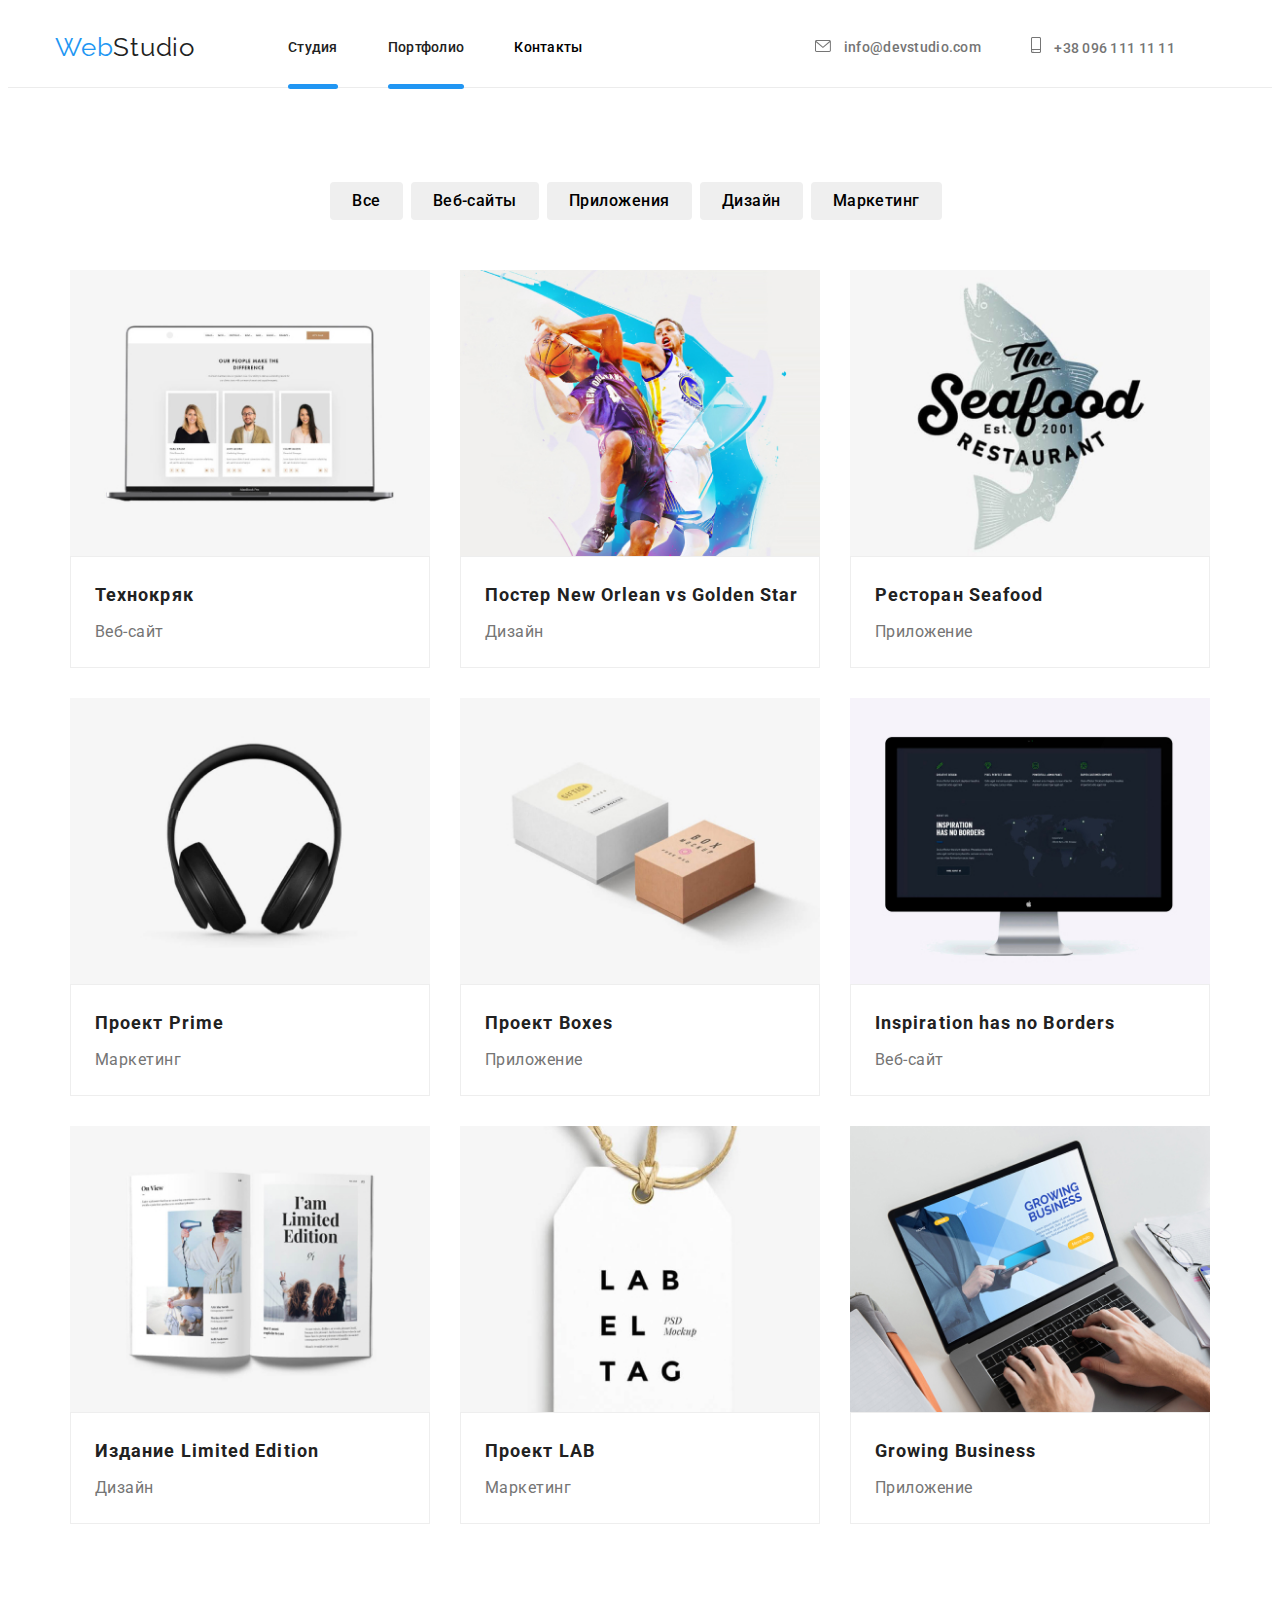
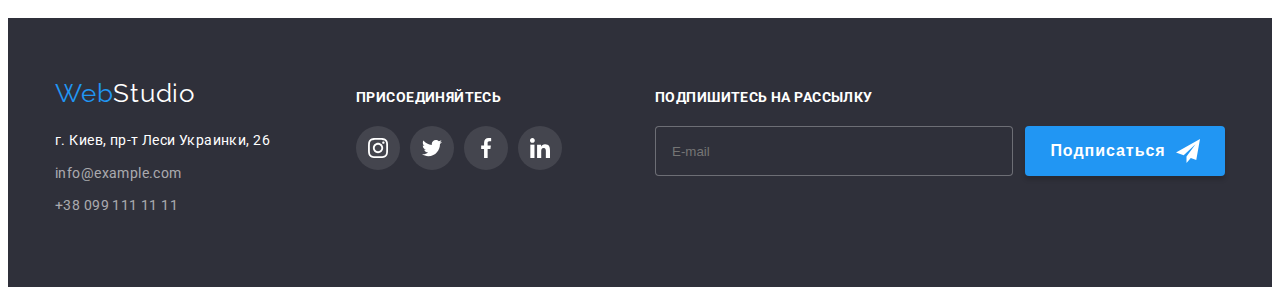
<file: portfolio.html>
<!DOCTYPE html>
<html lang="en">
<head>
    <meta charset="UTF-8">
    <meta http-equiv="X-UA-Compatible" content="IE=edge">
    <meta name="viewport" content="width=device-width, initial-scale=1.0">
    <title>Портфолио</title>
    <link rel="stylesheet" href="https://cdnjs.cloudflare.com/ajax/libs/modern-normalize/1.1.0/modern-normalize.min.css"
        integrity="sha512-wpPYUAdjBVSE4KJnH1VR1HeZfpl1ub8YT/NKx4PuQ5NmX2tKuGu6U/JRp5y+Y8XG2tV+wKQpNHVUX03MfMFn9Q=="
        crossorigin="anonymous" referrerpolicy="no-referrer" />

    <link href="https://fonts.googleapis.com/css2?family=Raleway:wght@700&family=Roboto:wght@400;500;700;900&display=swap"
        rel="stylesheet">
    
    <link rel="stylesheet" href="./css/main.min.css"/>
      
</head>
<body>
    <header class="header">
      <div class="conteiner">
        <div class="header__wrap">
          <a class="logo link" href="./index.html"
            >Web<span class="logo__text">Studio</span>
          </a>
          <nav class="header__nav">
            <ul class="header__nav-list list">
              <li class="header__nav-item link current">
                <a href="./index.html" class="header__nav-link link current"
                  >Студия</a
                >
              </li>
              <li class="header__nav-item link">
                <a href="./portfolio.html" class="header__nav-link link "
                  >Портфолио</a
                >
              </li>
              <li class="header__nav-item link">
                <a href="" class="header__nav-team link">Контакты</a>
              </li>
            </ul>
          </nav>
          <ul class="header__contacts list">
            <li>
              <a class="header__contacts-link link" href="mailto:info@devstudio.com">
                <svg class="header-icon" width="16" height="12">
                  <use href="./img/icons.svg#icon-envelope"></use>
                </svg>
                info@devstudio.com
              </a>
            </li>
            <li>
              <a class="header__contacts-link link" href="tel:+380961111111">
                <svg class="header-icon" width="10" height="16">
                  <use href="./img/icons.svg#icon-smartphone"></use>
                </svg>
                +38 096 111 11 11
              </a>
            </li>
          </ul>
        </div>
      </div>
    </header>
    
    <main>
        <!-----Фильтр---->
        <section class="button" >
            <div class="container">
        <ul class="btn list">
            <li> <button class="button-nav" type="button">Все</button> </li>
            <li> <button class="button-nav" type="button">Веб-сайты</button> </li>
            <li> <button class="button-nav" type="button">Приложения</button> </li>
            <li> <button class="button-nav" type="button">Дизайн</button> </li>
            <li> <button class="button-nav" type="button">Маркетинг</button> </li>
        </ul>
        </div>
        
        <!----- Карточки---->
        <div class="container-card">
                    <ul class="card-set list ">
                <li class="item link">
                    <a href class="card-produkt-link link">
                        <div class="masters-item-wrap">
            <img src="./img/img11.jpg" alt="фото Технокряк" width="370" />  
            <p class="portfolio-text">
                "Технокряк это современная площадка распространения коронавируса. Компании используют эту платформу для цифрового
                шпионажа и атак на защищённые сервера конкурентов."
            </p>
            </div>
            <div class="card-content link"> 
            <h2 class="about-our-project link">Технокряк</h2>
            <p class="about-project link">Веб-сайт</p>
            </div>
            </a>
            </li>
            <li class="item list">
            <img src="./img/img222.jpg" alt="фото Постера" width="370" />
            <div class="card-content">
            <h2 class="about-our-project">Постер New Orlean vs Golden Star</h2>
            <p class="about-project">Дизайн</p>
            </div>
            </li>
            <li class="item list">
            <img src="./img/img333.jpg" alt="фото реклама ресторана" width="370" />
            <div class="card-content">
            <h2 class="about-our-project">Ресторан Seafood</h2>
            <p class="about-project">Приложение</p>
            </div>
            </li>
            <li class="item list">
            <img src="./img/img444.jpg" alt="фото проект прайм" width="370" />
            <div class="card-content">
            <h2 class="about-our-project">Проект Prime</h2>
            <p class="about-project">Маркетинг</p>
            </div>
            </li>
            <li class="item list">
            <img src="./img/img555.jpg" alt="фото проект прайм" width="370" />
            <div class="card-content">
            <h2 class="about-our-project">Проект Boxes</h2>
            <p class="about-project">Приложение</p>
            </div>
            </li>
            <li class="item list">
            <img src="./img/img666.jpg" alt="фото проект прайм" width="370" />
            <div class="card-content">
            <h2 class="about-our-project">Inspiration has no Borders</h2>
            <p class="about-project">Веб-сайт</p>
            </div>
            </li>
            <li class="item list">
            <img src="./img/img777.jpg" alt="фото проект прайм" width="370" />
            <div class="card-content">
            <h2 class="about-our-project">Издание Limited Edition</h2>
            <p class="about-project">Дизайн</p>
            </div>
            </li>
            <li class="item list">
            <img src="./img/img888.jpg" alt="фото проект прайм" width="370" />
            <div class="card-content">
            <h2 class="about-our-project">Проект LAB</h2>
            <p class="about-project">Маркетинг</p>
            </div>
            </li>
            <li class="item list">
            <img src="./img/img999.jpg" alt="фото проект прайм" width="370" />
            <div class="card-content">
            <h2 class="about-our-project">Growing Business</h2>
            <p class="about-project">Приложение</p>
            </div>
            </li>
            </ul>        
            </div>
            
        </section>
    </main>
    <footer class="footer">
        <div class="footer-conteiner">
            <div class="footer__adress">
                <a class="logo link" href="WebStudio">Web<span class="logo__footer">Studio</span></a>
                <address class="footer-contact">
                    <ul class="footer-contact__item list">
                        <li class="footer-contact__link">
                            г. Киев, пр-т Леси Украинки, 26 <br />
                        </li>
                        <li class="footer-contact__link">
                            <a class="address-header-mailto link" href="mailto:info@example.com">info@example.com</a><br />
                        </li>
                        <li class="footer-contact__link">
                            <a class="address-header-tel link" href="tel:+380991111111">+38 099 111 11 11</a>
                        </li>
                    </ul>
            </div>
    
    
            <div class="footer-social">
                <h2 class="footer-social__text">присоединяйтесь</h2>
                <ul class="footer-item list ">
                    <li class="footer-item__list">
                        <a href="" class="footer-item__list-wrap">
                            <svg class="address-icons-icon" width="20" height="20">
                                <use href="./img/icons.svg#icon-instagram">
                                </use>
                            </svg>
                        </a>
                    </li>
                    <li class="footer-item__list">
                        <a href="" class="footer-item__list-wrap">
                            <svg class="address-icons-icon" width="20" height="20">
                                <use href="./img/icons.svg#icon-twitter">
                                </use>
                            </svg>
                        </a>
                    </li>
                    <li class="footer-item__list">
                        <a href="" class="footer-item__list-wrap">
                            <svg class="address-icons-icon" width="20" height="20">
                                <use href="./img/icons.svg#icon-facebook1">
                                </use>
                            </svg>
                        </a>
                    </li>
                    <li class="footer-item__list">
                        <a href="" class="footer-item__list-wrap">
                            <svg class="address-icons-icon" width="20" height="20">
                                <use href="./img/icons.svg#icon-linkedin">
                                </use>
                            </svg>
                        </a>
                    </li>
                </ul>
            </div>
            <div class="footer-email">
              <h2 class="footer-social__text">Подпишитесь на рассылку</h2>
              <div class="footer-email__item">
              <input
               type="text"
               name placeholder="E-mail"
               class="input-mailing">
                <button type="submit"class=" hero-btn" >Подписаться
                <svg class="address-icons-plane" width="24" height="24">
                                <use href="./img/icons.svg#icon-plane">
                                </use>
                            </svg>
                            </button>
              </div>
        </div>
    </footer>
    </body>

    </html>
</file>
<file: css/main.min.css>
:root{--main-title-color: #ffffff;--second-title-color: #2f303a;--first-text-color: #ffffff;--second-text-color: #212121;--third-text-color: #757575;--fourth-text-color: #212121;--six-text-color: rgba(255, 255, 255, 0.6);--first-button-color: #ffffff;--second-button-color: #2196f3;--first-header-text-color: #2196f3;--second-header-text-color: #212121;--transition: 0.25s cubic-bezier(0.6, -0.28, 0.735, 0.045)}.visually-hidden{position:absolute;width:1px;height:1px;margin:-1px;padding:0;overflow:hidden;border:0;clip:rect(0 0 0 0)}.list{list-style:none}.link{text-decoration:none}body{font-family:Roboto,sans-serif;background-color:var(--main-title-color);color:var(--fourth-text-color);letter-spacing:-0.03em}p,h1,h2,h3,h4,h5,h6{margin:0}ul{margin:0;padding:0}img{display:block;max-width:100%;height:auto}*,*::after,*::before{box-sizing:border-box}.conteiner{width:1200px;padding-left:15px;padding-right:15px;margin:0 auto}.conteiner{width:1200px;padding-left:15px;padding-right:15px;margin:0 auto}.comand__title{font-weight:bold;font-size:36px;line-height:1.16;text-align:center;letter-spacing:.03em;color:var(--second-text-color);justify-content:center;margin-bottom:50px}.hero-btn{font-weight:bold;font-size:16px;line-height:1.87;letter-spacing:.06em;color:var(--first-text-color);cursor:pointer;width:200px;height:50px;left:700px;top:430px;border-radius:4px;background:var(--second-button-color);box-shadow:0px 4px 4px rgba(0,0,0,.15);margin:0 auto;display:flex;border:none;justify-content:center;align-items:center;transition:.25s cubic-bezier(0.6, -0.28, 0.735, 0.045)}.hero-btn:hover,.hero-btn:focus{color:--first-button-color;background-color:--first-button-color}.hero-btn-btn{font-weight:bold;font-size:16px;line-height:1.87;letter-spacing:.06em;color:var(--first-text-color);cursor:pointer;width:200px;height:50px;left:700px;top:430px;border-radius:4px;background:var(--second-button-color);box-shadow:0px 4px 4px rgba(0,0,0,.15);margin:0 auto;display:flex;border:none;justify-content:center;align-items:center;transition:.25s cubic-bezier(0.6, -0.28, 0.735, 0.045);margin-top:30px}.backdrope{width:100vw;height:100vh;background-color:rgba(105,105,105,.301);position:fixed;top:0;left:0;opacity:1;transition:250ms,visibility 250ms}.backdrope.is-hidden .modal{transform:translate(-50%, -50%) scale(0.7)}.modal{padding:40px;width:528px;min-height:581px;background-color:var(--main-title-color);border-radius:4px;position:absolute;top:50%;left:50%;transform:scale(1) translate(-50%, -50%);transition:transform 250ms;box-sizing:border-box}.modal-close{position:absolute;top:10px;right:10px;width:30px;height:30px;background-color:transparent;border:1px solid #999;border-radius:50%;display:flex;align-items:center;justify-content:center;box-sizing:border-box;cursor:pointer;color:var(--second-button-color)}.modal-close:hover,.modal-close:focus{fill:currentColor;border:1px solid var(--accent-color)}.icon-close{position:absolute}.backdrope.is-hidden.modal{transform:scale(1.5)}.is-hidden{visibility:hidden;opacity:0;pointer-events:none}.modal{padding:40px}.modal__title{font-size:20px;font-weight:bold;line-height:1.15;text-align:center;letter-spacing:.03em;color:var(--second-header-text-color);margin-bottom:12px;display:inline-block}.modal__title-field{margin-bottom:70px;margin:0 auto;position:relative}.modal__title-input-icon{position:absolute;top:50%;transform:translateY(-50%);left:15px;transition:var(--transition)}.modal__title-input-link{width:100%;height:40px;border:1px solid rgba(33,33,33,.2);border-radius:4px;padding-right:41px;padding-left:39px;box-sizing:border-box;outline:none;background-color:transparent;color:teal;transition:var(--transition)}.modal__title-input-link:focus+.imput-icon{fill:var(--second-button-color)}.modal__title-input-link:focus{border-color:var(--second-button-color)}.modal__title-input-link::-moz-placeholder{font-size:14px;color:var(--second-header-text-color);opacity:.7}.modal__title-input-link:-ms-input-placeholder{font-size:14px;color:var(--second-header-text-color);opacity:.7}.modal__title-input-link::placeholder{font-size:14px;color:var(--second-header-text-color);opacity:.7}.modal__title-link-text{width:100%;height:120px;border:1px solid rgba(33,33,33,.2);border-radius:4px;padding:10px;outline:none;resize:none;box-sizing:border-box;background-color:transparent;color:teal;transition:var(--transition)}.modal__title-link-text:focus{border-color:var(--second-button-color)}.modal__title-link-text::-moz-placeholder{font-size:14px;color:var(--second-header-text-color);opacity:.7}.modal__title-link-text:-ms-input-placeholder{font-size:14px;color:var(--second-header-text-color);opacity:.7}.modal__title-link-text::placeholder{font-size:14px;color:var(--second-header-text-color);opacity:.7}.modal__title-input-team{position:relative}.modal-input::-moz-placeholder, .modal-text::-moz-placeholder{font-size:14px;color:var(--second-header-text-color);opacity:.7}.modal-input:-ms-input-placeholder, .modal-text:-ms-input-placeholder{font-size:14px;color:var(--second-header-text-color);opacity:.7}.modal-input::placeholder,.modal-text::placeholder{font-size:14px;color:var(--second-header-text-color);opacity:.7}.modal__title-input-team{margin-bottom:10px;margin-top:4px}.modal__title-input-text{font-size:12px;color:var(--third-text-color)}.modal__check-text-color{margin-left:5px;text-decoration:underline;-webkit-text-decoration-skip-ink:none;text-decoration-skip-ink:none;font-size:14px;line-height:1.7;letter-spacing:.03em;color:var(--first-header-text-color)}.modal__check-text{font-size:14px;line-height:1.7;letter-spacing:.03em;color:var(--third-text-color);display:flex;justify-content:center;align-items:center;box-sizing:border-box}.modal__check-text::before{content:"";width:16px;height:15px;border:2px solid #000;margin-right:5px;display:block;border-radius:2px}.modal-check:checked+.modal__check-text::before{background-image:url(../img/check.svg);background-position:center;background-size:cover;background-repeat:no-repeat;border:none}.logo{font-family:Raleway,cursive;font-size:26px;line-height:1.19;letter-spacing:.03em;color:var(--first-header-text-color)}.logo__text{font-family:Raleway,cursive;font-size:26px;line-height:1.19;letter-spacing:.03em;color:var(--second-text-color);margin-right:93px}.logo__footer{font-family:Raleway,cursive;font-size:26px;line-height:1.19;letter-spacing:.03em;color:var(--first-text-color)}.header__wrap{display:flex;align-items:center}.header{padding-top:24px;padding-bottom:24px;border-bottom:1px solid #ececec}.header__nav-list{display:flex;margin-left:auto;align-items:center}.header__nav-item{font-weight:500;font-size:14px;line-height:1.33;letter-spacing:.02em;margin-right:50px;transition:color 250ms linear,cubic-bezier(0.6, -0.28, 0.735, 0.045);position:relative}.header__nav-team{font-weight:500;font-size:14px;line-height:1.33;letter-spacing:.02em;margin-right:50px;color:#000}.header__nav-link.current::after{content:"";display:block;width:100%;height:5px;background-color:var(--second-button-color);border-radius:10px;position:absolute;bottom:-32px}.header__nav-link::after{content:"";display:block;width:100%;height:5px;background-color:var(--second-button-color);border-radius:10px;position:absolute;bottom:-32px}.header__nav-link{color:var(--second-text-color);transition:var(--transition)}.header__nav-link:hover,.header__nav-link:focus{color:var(--first-header-text-color)}.header__contacts{display:flex;margin-left:auto}.header__contacts-link{font-weight:500;font-size:14px;line-height:1.14;letter-spacing:.02em;color:var(--third-text-color);margin-right:50px}.header__contacts-link:hover,.header__contacts-link:focus{color:var(--first-header-text-color)}.header-list{color:var(--third-text-color)}.header-list:hover,.header-list:focus{color:var(--second-button-color)}.header-icon{fill:var(--third-text-color)}.header-icon{margin-right:10px;fill:currentColor}.hero-right{background-color:var(--second-title-color);background-image:linear-gradient(rgba(47, 48, 58, 0.4), rgba(47, 48, 58, 0.4)),url(../img/offic.jpg);background-repeat:no-repeat;background-position:center;background-size:cover;padding-top:200px;padding-bottom:200px;justify-content:center;box-sizing:border-box;max-width:1600px;margin:0 auto}.hero__title{font-weight:900;font-size:44px;line-height:1.36;text-align:center;letter-spacing:.06em;text-transform:uppercase;color:var(--first-text-color);max-width:696px;margin:0 auto;margin-bottom:30px}.plan{padding-top:94px;padding-bottom:94px}.plan-list__item-text{font-size:14px;line-height:1.71;letter-spacing:.03em;color:var(--third-text-color);max-width:270px}.plan-list__item:not(:last-child){margin-right:30px}.plan-list{outline:1 px solid tomato;display:flex}.plan-list__item-pre-text{font-weight:bold;font-size:14px;line-height:1.14;letter-spacing:.03em;text-transform:uppercase;color:var(--second-text-color);margin-bottom:10px;margin-top:30px}.plan-list__item-box{display:flex;justify-content:center;align-items:center;width:270px;height:120px;background-color:#f5f4fa}.pikchers-link{padding-bottom:94px}.pikchers{display:flex}.pikchers__link:not(:last-child){margin-right:30px;position:relative}.pikchers__link-wrap{position:relative}.pikchers__link-text{position:absolute;font-weight:bold;font-size:14px;line-height:1.1;text-align:center;letter-spacing:.03em;text-transform:uppercase;color:var(--first-text-color);background-color:rgba(47,48,58,.8);bottom:0;width:100%;padding:27px 0px}.comand-list{display:flex;margin:0;margin-left:-30px}.comand-list>.comand-list__item{margin-left:30px;margin-top:50px;background-color:var(--main-title-color)}.comand-list>.comand-list__item{margin-left:30px;margin-top:0px;background-color:var(--main-title-color)}.comand-list__item-people{font-weight:500;font-size:16px;line-height:1.18;text-align:center;letter-spacing:.03em;color:var(--second-text-color);margin-bottom:10px}.comand-list__item-profession{font-size:16px;line-height:1.18;text-align:center;letter-spacing:.03em;color:var(--third-text-color);margin-bottom:16px}.comand-list__item-wrap{padding-top:30px;padding-bottom:30px;box-shadow:0px 1px 3px rgba(0,0,0,.12),0px 1px 1px rgba(0,0,0,.14),0px 2px 1px rgba(0,0,0,.2)}.comand-list__social{display:flex;justify-content:center}.social__item{width:44px;height:44px}.social__item+.social__item{margin-left:10px}.social__link{width:100%;height:100%;border-radius:50%;display:flex;justify-content:center;align-items:center;background-color:var(--main-title-color);color:#afb1b8;transition:var(--transition)}.social__link:hover,.social__link:focus{background-color:var(--second-button-color);color:var(--main-title-color)}.social__icon{fill:currentColor}.comand{padding-bottom:94px;padding-top:94px;background-color:#f5f4fa;box-sizing:border-box}.client{padding-top:94px;padding-bottom:94px;background-color:var(--main-title-color)}.client-constant__iteam{width:170px;height:92px;border:1px solid #afb1b8;border-radius:4px;transition:var(--transition)}.client-constant__iteam:hover,.client-constant__iteam:focus{border-color:var(--second-button-color)}.client-constant{display:flex;justify-content:center}.client-constant__iteam-link{width:100%;height:100%;border-radius:4px;display:flex;align-items:center;justify-content:center;border:none;background-color:var(--main-title-color);color:#afb1b8;transition:var(--transition)}.client-constant__iteam-link:hover,.client-constant__iteam-link:focus{background-color:var(--main-title-color);color:var(--second-button-color)}.client-constant__iteam-icon{fill:currentColor}.client-constant__iteam:not(:last-child){margin-right:30px}.footer{padding-top:60px;padding-bottom:60px;background-color:var(--second-title-color)}.footer-contact{font-style:normal;font-weight:normal;font-size:14px;line-height:1.71;letter-spacing:.03em;color:var(--first-text-color);margin-top:20px}.address-header-mailto{font-family:Roboto;font-size:14px;line-height:1.71;letter-spacing:.03em;color:var(--six-text-color)}.footer__adress{width:231px}.footer-social{margin-left:70px}.address-header-tel{font-size:14px;line-height:1.71;letter-spacing:.03em;color:var(--six-text-color);margin-top:90px}.footer-contact__link{margin-bottom:9px}.footer-conteiner{display:flex;align-items:baseline;width:1200px;padding-left:15px;padding-right:15px;margin:0 auto}.footer-social__text{display:flex;margin-bottom:20px;font-weight:bold;font-size:14px;line-height:1.14;letter-spacing:.03em;text-transform:uppercase;color:var(--first-text-color)}.footer-item__list-wrap{width:100%;height:100%;border-radius:50%;display:flex;justify-content:center;align-items:center;background-color:rgba(255,255,255,.1);color:#fff;transition:var(--transition);color:250ms linear,cubic-bezier(0.6, -0.28, 0.735, 0.045)}.footer-item__list-wrap:hover,.footer-item__list-wrap:focus{background-color:var(--second-button-color);color:var(--main-title-color)}.address-icons-icon{fill:currentColor}.footer-item__list{width:44px;height:44px}.footer-item__list+.footer-item__list{margin-left:10px}.footer-item{display:flex;justify-content:center}.footer-email{width:570px;height:86px;box-sizing:border-box;margin:12px 0 0 auto}.footer-email__item{display:flex;align-items:baseline}.input-mailing{width:358px;height:50px;border:1px solid rgba(255,255,255,.3);border-radius:4px;background-color:var(--second-title-color);color:rgba(255,255,255,.6);margin-right:12px;padding-left:16px}.address-icons-plane{margin-left:10px;fill:var(--main-title-color)}.about-our-project{font-size:18px;line-height:2;letter-spacing:.06em;color:var(--second-text-color)}.about-project{font-size:16px;line-height:1.87;letter-spacing:.03em;color:var(--third-text-color);margin-top:4px}.container-card{width:1170px;padding-left:15px;padding-right:15px;margin-left:auto;margin-right:auto;background-color:var(--main-title-color)}.card-set{padding:0;margin:0;display:flex;flex-wrap:wrap;margin-left:-30px;margin-top:-30px}.card-set>.item{flex-basis:calc(100% / 3 - 30px);margin-left:30px;margin-top:30px}.card-content{padding-left:24px;padding-bottom:20px;padding-top:20px;background-color:var(--main-title-color);border:1px solid #eee}.button-nav:hover{box-shadow:0px 1px 1px rgba(0,0,0,.12),0px 4px 4px rgba(0,0,0,.06),1px 4px 6px rgba(0,0,0,.16)}.portfolio-text{position:absolute;top:0;left:0;font-size:16px;color:#fff;line-height:1.5;padding:63px 24px;background-color:rgba(33,150,243,.9);height:100%;box-sizing:border-box;transform:translateY(100%);transition:var(--transition)}.item{position:relative}.item:hover .portfolio-text{transform:translateY(0)}.item:hover{box-shadow:0px 3px 1px rgba(0,0,0,.1),0px 1px 2px rgba(0,0,0,.08),0px 2px 2px rgba(0,0,0,.12)}.masters-item-wrap{position:relative;overflow:hidden}.btn{display:flex;justify-content:center;margin-bottom:50px}.button{padding-top:94px;padding-bottom:94px}.button-nav{font-family:inherit;font-style:inherit;font-weight:500;font-size:16px;line-height:1.62;letter-spacing:.03em;cursor:pointer;border-radius:4px;margin-right:8px;border:none;padding-left:22px;padding-right:22px;padding-top:6px;padding-bottom:6px;transition:var(--transition)}.button-nav:hover,.button-nav:focus,.button-nav .active{color:var(--first-text-color);background-color:var(--second-button-color)}/*# sourceMappingURL=main.min.css.map */
</file>
